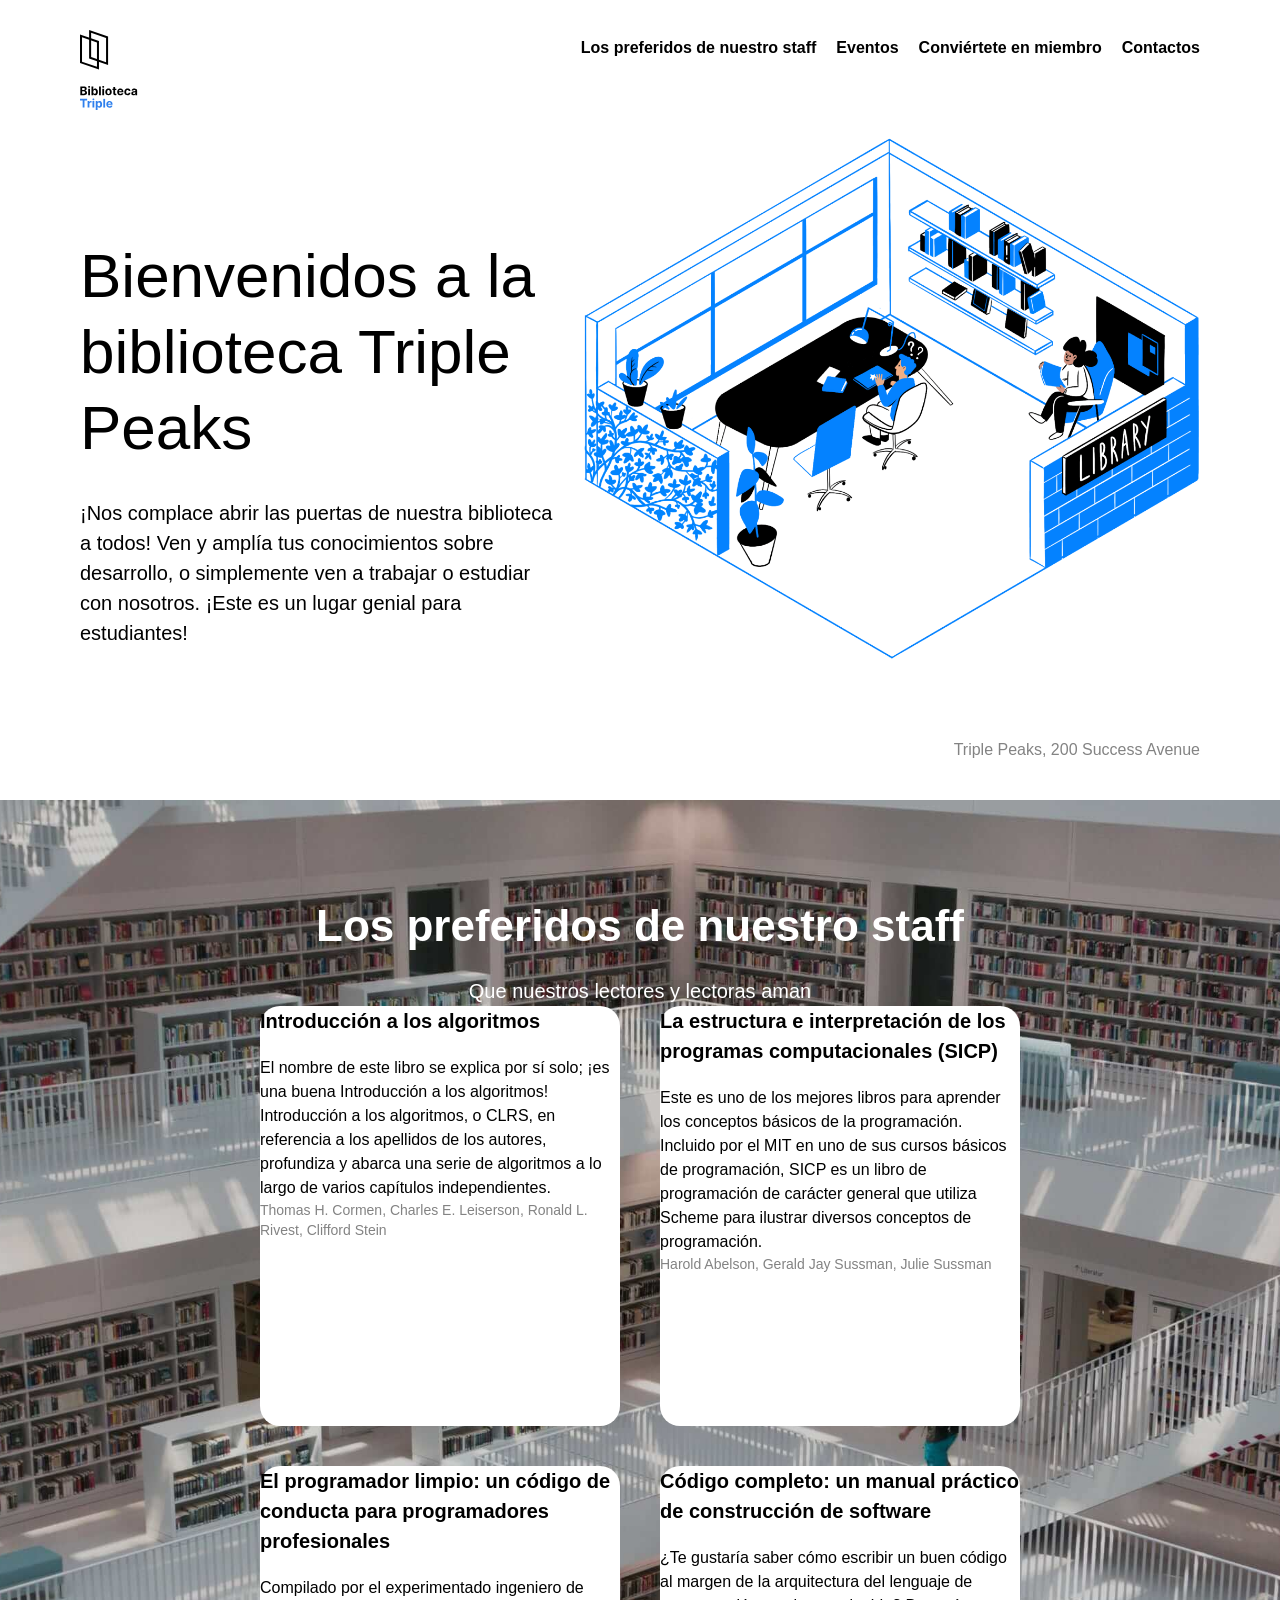
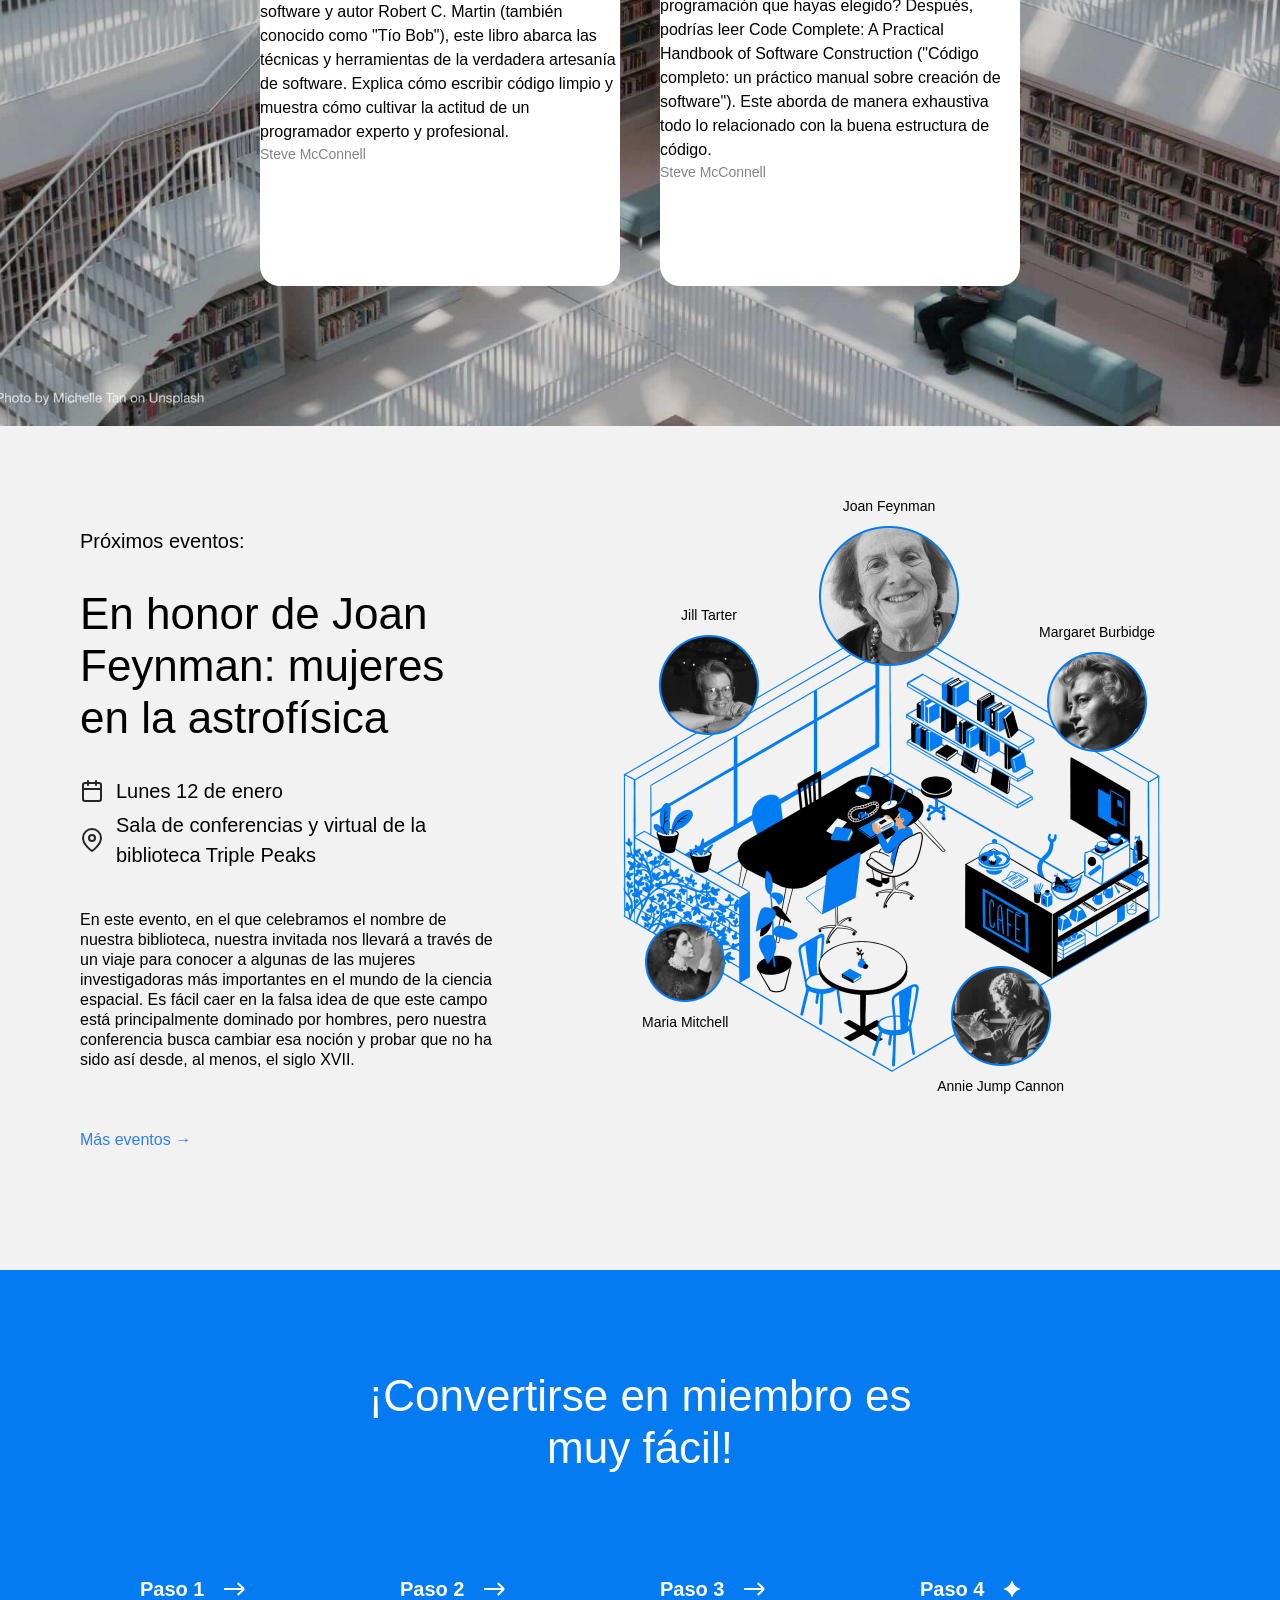
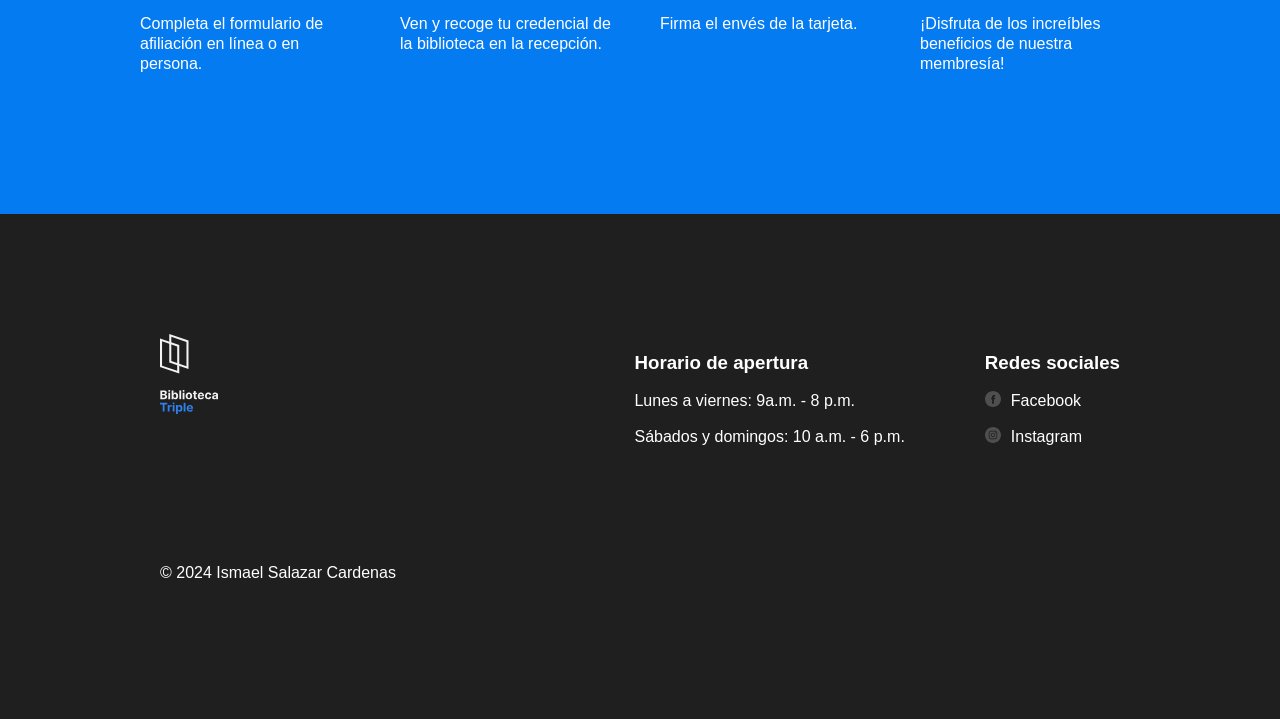
<file: index.html>
<!doctype html>
<html lang="es">
  <head>
    <meta charset="UTF-8" />
    <meta name="viewport" content="width=device-width, initial-scale=1.0" />
    <title>Biblioteca Triple Peaks</title>
    <link rel="shortcut icon" href="favicon.ico" />
    <link rel="stylesheet" href="./vendor/normalize.css" />
    <link rel="stylesheet" href="./styles/style.css" />
  </head>
  <body>
    <div class="page">
      <header class="header">
        <nav class="nav">
          <img
            src="./images/logo.svg"
            alt="Logotipo de la Biblioteca Triple Peaks"
            class="nav__logo"
          />

          <ul class="nav__links">
            <li>
              <a href="#staff" class="nav__link"
                >Los preferidos de nuestro staff</a
              >
            </li>
            <li>
              <a href="#events" class="nav__link">Eventos</a>
            </li>
            <li>
              <a href="#membership" class="nav__link">Conviértete en miembro</a>
            </li>
            <li>
              <a href="#footer" class="nav__link">Contactos</a>
            </li>
          </ul>
        </nav>
        <div class="header__content">
          <div>
            <h1 class="header__title">
              Bienvenidos a la biblioteca Triple Peaks
            </h1>
            <p class="header__description">
              ¡Nos complace abrir las puertas de nuestra biblioteca a todos! Ven
              y amplía tus conocimientos sobre desarrollo, o simplemente ven a
              trabajar o estudiar con nosotros. ¡Este es un lugar genial para
              estudiantes!
            </p>
          </div>
          <img
            src="./images/inside_the_library.png"
            alt="Ilustración 'Dentro de la biblioteca'"
            class="header__image"
          />
        </div>
        <div class="header__footer">
          <p class="header__address">Triple Peaks, 200 Success Avenue</p>
        </div>
      </header>

      <main class="content">
        <section class="staff" id="staff">
          <h2 class="staff__title">Los preferidos de nuestro staff</h2>
          <p class="staff__subtitle">Que nuestros lectores y lectoras aman</p>
          <ul class="staff__cards">
            <li class="card">
              <div class="card__content">
                <h3 class="card__title">Introducción a los algoritmos</h3>
                <p class="card__text">
                  El nombre de este libro se explica por sí solo; ¡es una buena
                  Introducción a los algoritmos! Introducción a los algoritmos,
                  o CLRS, en referencia a los apellidos de los autores,
                  profundiza y abarca una serie de algoritmos a lo largo de
                  varios capítulos independientes.
                </p>
                <p class="card__footer">
                  Thomas H. Cormen, Charles E. Leiserson, Ronald L. Rivest,
                  Clifford Stein
                </p>
              </div>
            </li>

            <li class="card">
              <div class="card__content">
                <h3 class="card__title">
                  La estructura e interpretación de los programas
                  computacionales (SICP)
                </h3>
                <p class="card__text">
                  Este es uno de los mejores libros para aprender los conceptos
                  básicos de la programación. Incluido por el MIT en uno de sus
                  cursos básicos de programación, SICP es un libro de
                  programación de carácter general que utiliza Scheme para
                  ilustrar diversos conceptos de programación.
                </p>
                <p class="card__footer">
                  Harold Abelson, Gerald Jay Sussman, Julie Sussman
                </p>
              </div>
            </li>

            <li class="card">
              <div class="card__content">
                <h3 class="card__title">
                  El programador limpio: un código de conducta para
                  programadores profesionales
                </h3>
                <p class="card__text">
                  Compilado por el experimentado ingeniero de software y autor
                  Robert C. Martin (también conocido como "Tío Bob"), este libro
                  abarca las técnicas y herramientas de la verdadera artesanía
                  de software. Explica cómo escribir código limpio y muestra
                  cómo cultivar la actitud de un programador experto y
                  profesional.
                </p>
                <p class="card__footer">Steve McConnell</p>
              </div>
            </li>

            <li class="card">
              <div class="card__content">
                <h3 class="card__title">
                  Código completo: un manual práctico de construcción de
                  software
                </h3>
                <p class="card__text">
                  ¿Te gustaría saber cómo escribir un buen código al margen de
                  la arquitectura del lenguaje de programación que hayas
                  elegido? Después, podrías leer Code Complete: A Practical
                  Handbook of Software Construction ("Código completo: un
                  práctico manual sobre creación de software"). Este aborda de
                  manera exhaustiva todo lo relacionado con la buena estructura
                  de código.
                </p>
                <p class="card__footer">Steve McConnell</p>
              </div>
            </li>
          </ul>
        </section>
        <section class="events" id="events">
          <div class="events__content">
            <h2 class="events__heading">Próximos eventos:</h2>
            <h3 class="events__title">
              En honor de Joan Feynman: mujeres en la astrofísica
            </h3>
            <div class="event-info events__info-section">
              <div class="event-info__item">
                <img
                  src="./images/icon_calendar.svg"
                  alt="Calendar icon"
                  class="event-info__icon"
                />
                <p class="event-info__text">Lunes 12 de enero</p>
              </div>
              <div class="event-info__item">
                <img
                  src="./images/icon_pin.svg"
                  alt="Pin icon"
                  class="event-info__icon"
                />
                <p class="event-info__text">
                  Sala de conferencias y virtual de la biblioteca Triple Peaks
                </p>
              </div>
            </div>
            <p class="events__description">
              En este evento, en el que celebramos el nombre de nuestra
              biblioteca, nuestra invitada nos llevará a través de un viaje para
              conocer a algunas de las mujeres investigadoras más importantes en
              el mundo de la ciencia espacial. Es fácil caer en la falsa idea de
              que este campo está principalmente dominado por hombres, pero
              nuestra conferencia busca cambiar esa noción y probar que no ha
              sido así desde, al menos, el siglo XVII.
            </p>
            <a href="#" class="events__more">Más eventos &rarr;</a>
          </div>
          <div class="events__cover">
            <img class="events__image" src="./images/cafe.png" alt="cafe" />
            <div class="person person_name_feynman">
              <p class="person__caption">Joan Feynman</p>
              <img
                class="person__image person__image_size_l"
                src="./images/person_feynman.png"
                alt="Joan Feynman"
              />
            </div>
            <div class="person person_name_burbidge">
              <p class="person__caption">Margaret Burbidge</p>
              <img
                class="person__image person__image_size_m"
                src="./images/person_burbidge.png"
                alt="Margaret Burbidge"
              />
            </div>
            <div class="person person_name_cannon">
              <img
                class="person__image person__image_size_m"
                src="./images/person_cannon.png"
                alt="Annie Jump Cannon"
              />
              <p class="person__caption">Annie Jump Cannon</p>
            </div>
            <div class="person person_name_mitchell">
              <img
                class="person__image person__image_size_s"
                src="./images/person_mitchell.png"
                alt="Maria Mitchell"
              />
              <p class="person__caption">Maria Mitchell</p>
            </div>
            <div class="person person_name_tarter">
              <p class="person__caption">Jill Tarter</p>
              <img
                class="person__image person__image_size_m"
                src="./images/person_tarter.png"
                alt="Jill Tarter"
              />
            </div>
          </div>
        </section>
        <section class="membership" id="membership">
          <h2 class="membership__title">
            ¡Convertirse en miembro es muy fácil!
          </h2>
          <ul class="membership__steps">
            <li class="step">
              <h3 class="step__title">
                Paso 1
                <img
                  src="./images/icon_step_forward.svg"
                  alt="icon forward"
                  class="step__icon"
                />
              </h3>
              <p class="step__description">
                Completa el formulario de afiliación en línea o en persona.
              </p>
            </li>
            <li class="step">
              <h3 class="step__title">
                Paso 2
                <img
                  src="./images/icon_step_forward.svg"
                  alt="icon forward"
                  class="step__icon"
                />
              </h3>
              <p class="step__description">
                Ven y recoge tu credencial de la biblioteca en la recepción.
              </p>
            </li>
            <li class="step">
              <h3 class="step__title">
                Paso 3
                <img
                  src="./images/icon_step_forward.svg"
                  alt="icon forward"
                  class="step__icon"
                />
              </h3>
              <p class="step__description">Firma el envés de la tarjeta.</p>
            </li>
            <li class="step">
              <h3 class="step__title">
                Paso 4
                <img
                  src="./images/icon_step_finish.svg"
                  alt="icon finish"
                  class="step__icon"
                />
              </h3>
              <p class="step__description">
                ¡Disfruta de los increíbles beneficios de nuestra membresía!
              </p>
            </li>
          </ul>
        </section>
        <section class="footer"  id="footer">
        <div class="page">
        <footer class="footer" >
          <div class="footer__columns">
            <div class="footer__column">
              <img
              class="footer__logo"
              src="./images/logo_white.svg"
              alt="logo"
              />
            </div>
            <div class="footer__column footer__column_content_hours">
              <h3 class="footer__column-heading">Horario de apertura</h3>
              <ul class="footer__list">
                <li class="footer__list-item">
                  <a>Lunes a viernes: 9a.m. - 8 p.m. </a>
                </li>
                <li class="footer__list-item">
                  <a>Sábados y domingos: 10 a.m. - 6 p.m. </a>
                </li>
              </ul>
            </div>
            <div class="footer__column footer__column_content_social">
              <h3 class="footer__column-heading">Redes sociales</h3>
              <ul class="footer__list">
                <li class="footer__list-item">
                  
                  <a href="#" class="footer__column-link"><img
                    class="footer__social-icon"
                    src="./images/facebook_white.svg"
                    alt="Facebook"/>
                    Facebook </a>
                  </li>
                  <li class="footer__list-item">
                    
                    <a href="#" class="footer__column-link"> <img
                      class="footer__social-icon"
                      src="./images/instagram_white.svg"
                      alt="Instagram"
                      /> Instagram</a>
                    </li>
                  </ul>
                </div>
              </div>
              <p class="footer__copyright">© 2024 Ismael Salazar Cardenas</p>
          
              </div>
            </div>
          </footer>
          </div>
          </section>
      </main>
    </div>
  </body>
</html>
</file>
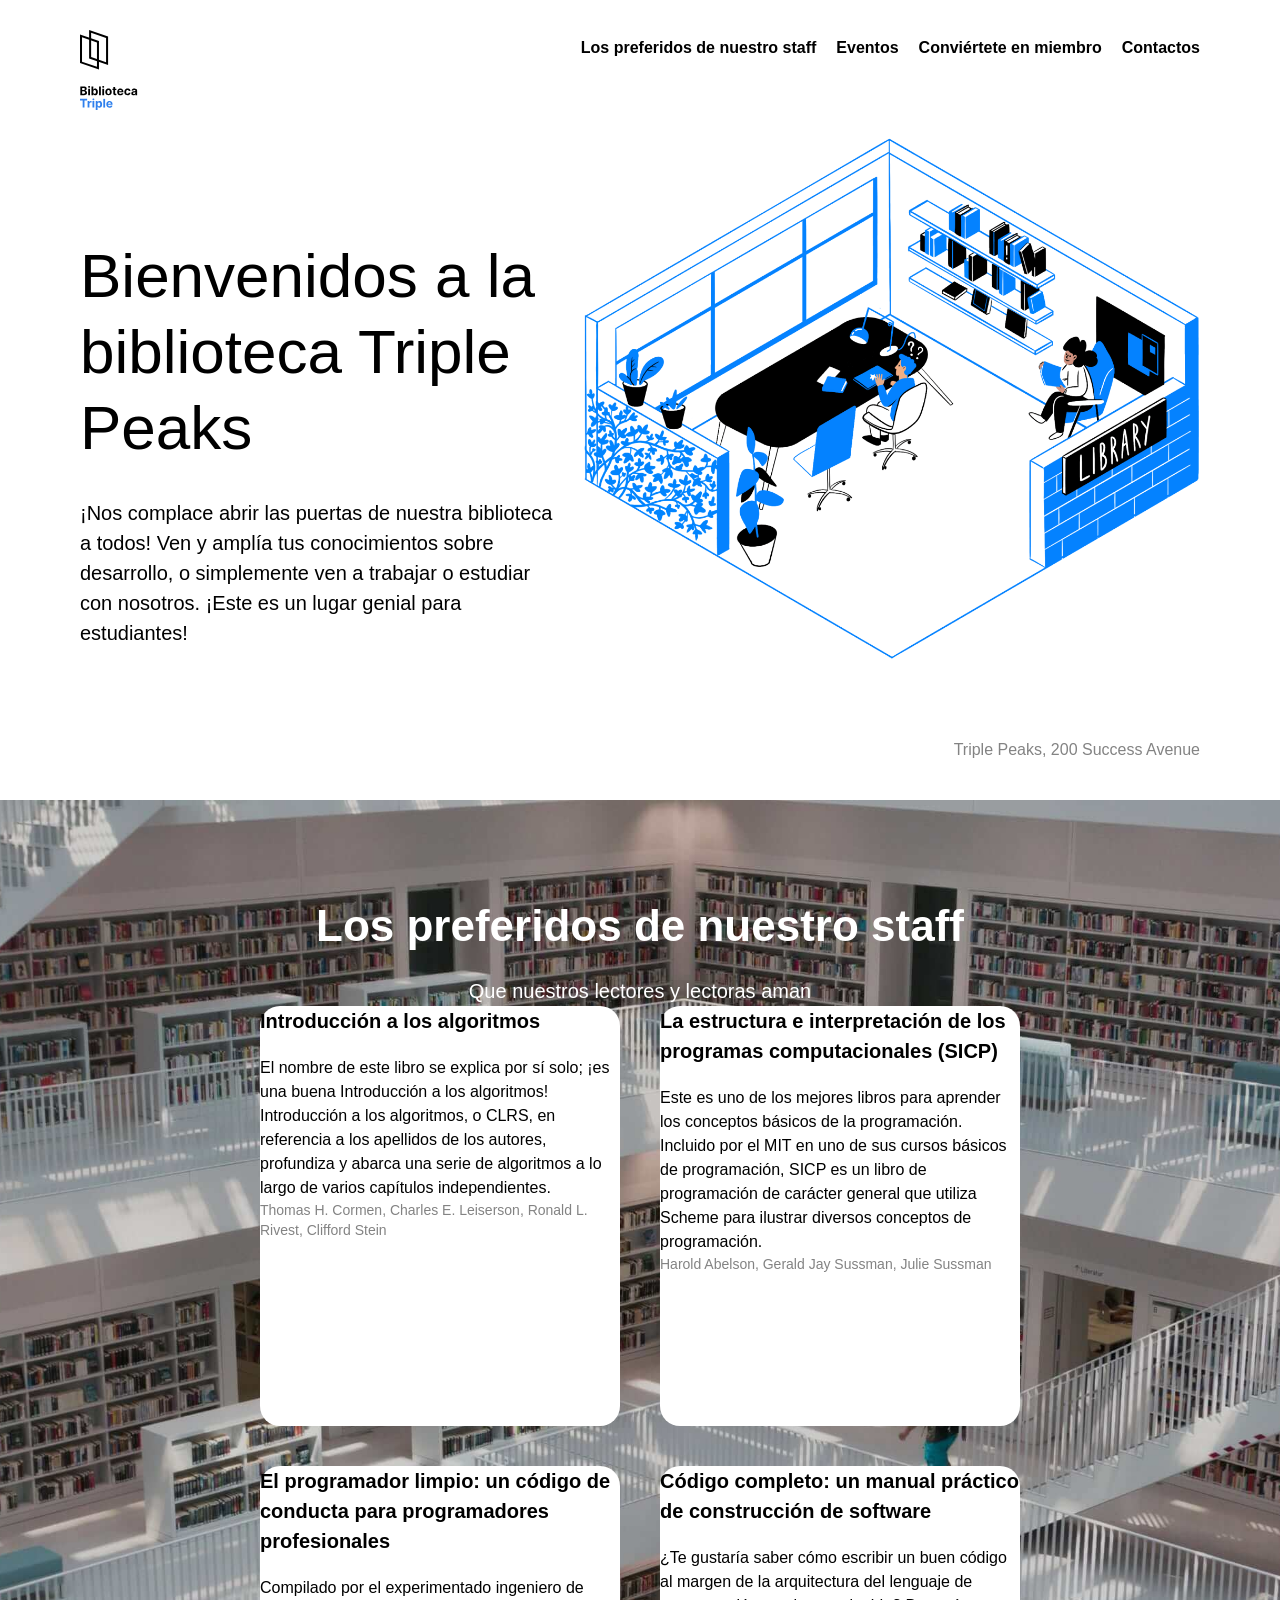
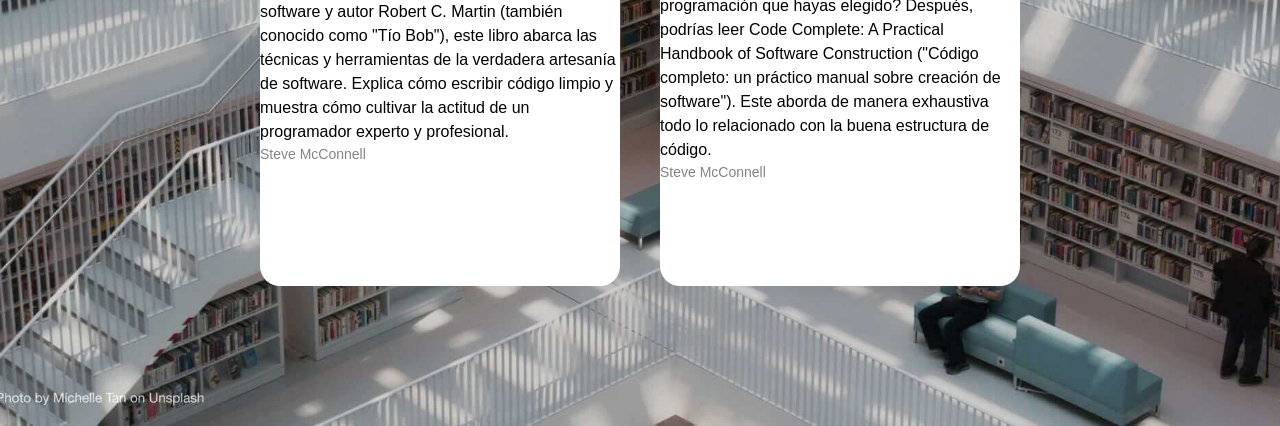
<file: web_project_library_es-main/index.html>
<!DOCTYPE html>
<html lang="es">
  <head>
    <meta charset="UTF-8" />
    <meta name="viewport" content="width=device-width, initial-scale=1.0" />
    <title>Biblioteca Triple Peaks</title>
    <link rel="shortcut icon" href="favicon.ico" />
    <link rel="stylesheet" href="./vendor/normalize.css" />
    <link rel="stylesheet" href="./styles/style.css" />
  </head>
  <body>
    <div class="page">
    <header class="header">
      <nav class="nav">
        <img
        src="./images/logo.svg"
          alt="Logotipo de la Biblioteca Triple Peaks"
          class="nav__logo"
        />

        <ul class="nav__links">
          <li>
            <a href="#staff" class="nav__link">Los preferidos de nuestro staff</a>
          </li>
          <li>
            <a class="nav__link">Eventos</a>
          </li>
          <li>
            <a class="nav__link">Conviértete en miembro</a>
          </li>
          <li>
            <a class="nav__link">Contactos</a>
          </li>
        </ul>

      </nav>
      <div class="header__content">
        <div>
          <h1 class="header__title">Bienvenidos a la biblioteca Triple Peaks</h1>
          <p class="header__description">
            ¡Nos complace abrir las puertas de nuestra biblioteca a todos! Ven y amplía
            tus conocimientos sobre desarrollo, o simplemente ven a trabajar o
            estudiar con nosotros. ¡Este es un lugar genial para estudiantes!
          </p>
          </div>
         <img
          src="./images/inside_the_library.png"
          alt="Ilustración 'Dentro de la biblioteca'"
          class="header__image"

        />

      </div>
      <div class="header__footer">
        <p class="header__address">Triple Peaks, 200 Success Avenue</p>
      </div>
    </header>

    <main class="content">
      <section class="staff" id="staff">
        <h2 class="staff__title">Los preferidos de nuestro staff</h2>
        <p class="staff__subtitle">Que nuestros lectores y lectoras aman</p>
        <ul class="staff__cards">
          <li class="card">
            <div class="card__content">
              <h3 class="card__title">Introducción a los algoritmos</h3>
              <p class="card__text">
                El nombre de este libro se explica por sí solo; ¡es una buena
                Introducción a los algoritmos! Introducción a los algoritmos, o CLRS,
                en referencia a los apellidos de los autores, profundiza y
                abarca una serie de algoritmos a lo largo de varios capítulos
                independientes.
              </p>
              <p class="card__footer">
                Thomas H. Cormen, Charles E. Leiserson, Ronald L. Rivest,
                Clifford Stein
              </p>
            </div>
          </li>

          <li class="card">
            <div class="card__content">
              <h3 class="card__title">
                La estructura e interpretación de los programas computacionales (SICP)
              </h3>
              <p class="card__text">
                Este es uno de los mejores libros para aprender los conceptos básicos de
                la programación. Incluido por el MIT en uno de sus cursos
                básicos de programación, SICP es un libro de programación de carácter general
                que utiliza Scheme para ilustrar diversos conceptos de programación.
              </p>
              <p class="card__footer">
                Harold Abelson, Gerald Jay Sussman, Julie Sussman
              </p>
            </div>
          </li>

          <li class="card">
            <div class="card__content">
              <h3 class="card__title">
                El programador limpio: un código de conducta para programadores profesionales
              </h3>
              <p class="card__text">
                Compilado por el experimentado ingeniero de software y autor Robert C.
                Martin (también conocido como "Tío Bob"), este libro abarca las
                técnicas y herramientas de la verdadera artesanía de software. Explica
                cómo escribir código limpio y muestra cómo cultivar la
                actitud de un programador experto y profesional.
              </p>
              <p class="card__footer">Steve McConnell</p>
            </div>
          </li>

          <li class="card">
            <div class="card__content">
              <h3 class="card__title">
                Código completo: un manual práctico de construcción de software
              </h3>
              <p class="card__text">
                ¿Te gustaría saber cómo escribir un buen código al margen de la
                arquitectura del lenguaje de programación que hayas elegido? Después,
                podrías leer Code Complete: A Practical Handbook of Software
                Construction ("Código completo: un práctico manual sobre creación de software"). Este aborda de manera exhaustiva todo lo relacionado con
                la buena estructura de código.
              </p>
              <p class="card__footer">Steve McConnell</p>
            </div>
          </li>
        </ul>
      </section>
    </main>
    </div>
  </body>
</html>
</file>
<file: styles/style.css>
.page {
  min-width: 1100px;
  max-width: 1600px;
  font-family: "Arial", sans-serif;
  font-size: 16px;
  line-height: 20px;
  width: 100%;
  margin: 0 auto;


}

.header {
  display: flex;
  flex-direction: column;
  height: 100vh;
  min-height: 720px;
  max-height: 800px;
  padding: 30px 80px 40px;
  position: relative;
  box-sizing: border-box;
}

.nav {
  display: flex;
  justify-content:space-between;
}

.nav__logo {

  width: 58px;
  height:80px;

}

.nav__links {
   display: flex;
   flex-direction: row;
  margin: 8px 0 0;
  list-style-type:none;
  column-gap: 20px;
  margin-top: 8px;
  padding: 0;

}

.nav__link {
  color: #000000;
  text-decoration: none;
  font-weight: bold;

}

.header__content {
  display: flex;
justify-content:space-between;


}

.header__title {
  font-size:62px;
 line-height:76px;
 font-weight:500;
 max-width: 635px;
 margin-bottom: 32px;
 margin-top: 128px;

}

.header__description {
  font-size: 20px;
  line-height: 30px;
  max-width: 515px;

}

.header__image {
max-width: 636px
}

.header__footer {
  margin-top: auto;
  width: 100%;
  display: flex;
  align-items: center;
  justify-content: flex-end;
  box-sizing: border-box;
}

.header__link {
  color: #2f80ed;
  text-decoration: none;
}

.header__address {
  margin: 0;
  color: #838383;
}
.staff{
background-image: url(../images/staff_picks_background.jpg);
background-position: center;
background-repeat: no-repeat;
background-size: cover;
 padding: 100px 0 140px;
}

.staff__cards{
  display: flex;
  flex-wrap: wrap;
  max-width: 760px;
  margin:0 auto 0 auto ;
  column-gap: 40px;
  row-gap: 40px;
  list-style-type: none;
  padding-left: 0px;
  border-radius: 20px;


}
.staff__title{
  text-align: center;
  color: #fff;
  font-size: 44px;
  line-height: 52px;
  font-weight: 400px;
  margin:0 0 24px;

}
.staff__subtitle{
  text-align: center;
  margin: 0;
  color: #fff;
  font-size: 20px;
  line-height: 30px;
  font-weight: 400;

}
.card{
  width: 360px;
  height: 420px;
  background-color: #fff;
  border-radius: 20px;

}
.card__title{
  font-size: 20px;
  line-height: 30px;
  font-weight: 700px;
  margin: 0;
}
.card__text{
 line-height: 24px;
 font-size: 16px;
 margin: 20px 0 0;


}
.card__footer{
  font-size: 14px;
  margin: 0;
  line-height: 20px;
  color: #838383;
}
.card__content {
   font-size: 14px;
  margin: 0;
  
}
.events {
  padding: 100px 0 120px 80px;
  display: flex;
  align-items: start;
  justify-content: space-between;
  box-sizing: border-box;
  background-color: #f2f2f2;
}

.events__content {
  flex-basis: 580px;
}

.events__heading {
  font-size: 20px;
  font-weight: 500;
  line-height: 30px;
  margin: 0;
}

.events__title {
  font-size: 44px;
  font-weight: 500;
  line-height: 52px;
  margin: 32px 0 0;
}

.events__info-section {
  margin-top: 32px;
}

.event-info__item {
  display: flex;
  align-items: center;
  margin-bottom: 4px;
  font-weight: 500;
}

.event-info__icon {
  background-repeat: no-repeat;
  background-position: center;
  margin-right: 12px;
  width: 24px;
  height: 24px;
}

.event-info__text {
  font-size: 20px;
  font-weight: 500;
  line-height: 30px;
  margin: 0;
}

.events__description {
  margin: 40px 0 60px;
}

.events__more {
  color: #2f80ed;
  text-decoration: none;
}

.events__cover {
  flex-grow: 1;
  flex-shrink: 0;
  flex-basis: 780px;
  max-width: 780px;
  position: relative ;
}

.events__image {
   max-width: 100%;
}


.person {
  position: absolute;
  display: flex;
  align-items: center;
  flex-direction: column;
  gap: 10px;
}

.person_name_feynman {
  top: -30px;
  left: 319px;
  
}

.person_name_burbidge {
  top: 96px;
  right: 125px;
}

.person_name_cannon {

  bottom: 18px;
  right: 216px;
}

.person_name_mitchell {

 bottom: 82px;
 left: 142px;
}

.person_name_tarter {
  top: 79px;
  left: 159px;
}

.person__image {
   max-width: 100%;
}

.person__image_size_l {
   width: 140px; 
}

.person__image_size_m {
   width: 100px; 
}

.person__image_size_s {
   width: 80px;
}

.person__caption {
  text-align: center;
  font-size: 14px;
  margin: 0; 
}
.membership {
  padding: 100px 0 140px;
  background-color: #057bf2;
  color: #ffffff;
}

.membership__title {
  max-width: 574px;
  margin: 0 auto;
  text-align: center;
  font-size: 44px;
  font-weight: 500;
  line-height: 52px;
}

.membership__steps {
  list-style-type: none;
  padding: 0;
  margin: 100px 0 0;
 display: flex;
 gap: 40px;
 justify-content: center;
 
}

.step {
  flex-basis: 220px;
}

.step__title {
  margin: 0;
  font-size: 20px;
  line-height: 30px;
  font-weight: 700;
  display: flex;
  align-items: center;
}

.step__icon {
  margin-left: 20px;
}

.step__description {
  margin: 10px 0 0;
}

.footer {
  box-sizing: border-box;
  background-color: #1f1f1f;
  color: #fff;
  padding: 60px 80px;
}

.footer__columns {
 
 margin: 0 auto;
 display: flex;
 

}
.footer__column {

}

.footer__column_content_hours {
 margin-left: auto;
 margin-right: 80px;
}

.footer__column_content_social {
  flex-direction: column;

}

.footer__logo {
  width: 58px;
  height: 80px;
}

.footer__column-heading {
 
}

.footer__list {

  list-style-type: none;
  padding: 0;
  margin: 0;

}

.footer__list-item {
  font-size: 16px;
  line-height: 20px;
  margin-bottom: 16px;
}

.footer__column-link {
  color: white;
  text-decoration: none;
  display: flex;
  gap: 10px;
}

.footer__social-icon {
  width: 16px;
  height: 16px;
  
 
}

.footer__copyright {

 margin-top: 100px;

}
</file>
<file: web_project_library_es-main/styles/style.css>
.page {
  min-width: 1100px;
  max-width: 1600px;
  font-family: "Arial", sans-serif;
  font-size: 16px;
  line-height: 20px;
  width: 100%;
  margin: 0 auto;


}

.header {
  display: flex;
  flex-direction: column;
  height: 100vh;
  min-height: 720px;
  max-height: 800px;
  padding: 30px 80px 40px;
  position: relative;
  box-sizing: border-box;
}

.nav {
  display: flex;
  justify-content:space-between;
}

.nav__logo {

  width: 58px;
  height:80px;

}

.nav__links {
   display: flex;
   flex-direction: row;
  margin: 8px 0 0;
  list-style-type:none;
  column-gap: 20px;
  margin-top: 8px;
  padding: 0;

}

.nav__link {
  color: #000000;
  text-decoration: none;
  font-weight: bold;

}

.header__content {
  display: flex;
justify-content:space-between;


}

.header__title {
  font-size:62px;
 line-height:76px;
 font-weight:500;
 max-width: 635px;
 margin-bottom: 32px;
 margin-top: 128px;

}

.header__description {
  font-size: 20px;
  line-height: 30px;
  max-width: 515px;

}

.header__image {
max-width: 636px
}

.header__footer {
  margin-top: auto;
  width: 100%;
  display: flex;
  align-items: center;
  justify-content: flex-end;
  box-sizing: border-box;
}

.header__link {
  color: #2f80ed;
  text-decoration: none;
}

.header__address {
  margin: 0;
  color: #838383;
}
.staff{
background-image: url(../images/staff_picks_background.jpg);
background-position: center;
background-repeat: no-repeat;
background-size: cover;
 padding: 100px 0 140px;
}

.staff__cards{
  display: flex;
  flex-wrap: wrap;
  max-width: 760px;
  margin:0 auto 0 auto ;
  column-gap: 40px;
  row-gap: 40px;
  list-style-type: none;
  padding-left: 0px;
  border-radius: 20px;


}
.staff__title{
  text-align: center;
  color: #fff;
  font-size: 44px;
  line-height: 52px;
  font-weight: 400px;
  margin:0 0 24px;

}
.staff__subtitle{
  text-align: center;
  margin: 0;
  color: #fff;
  font-size: 20px;
  line-height: 30px;
  font-weight: 400;

}
.card{
  width: 360px;
  height: 420px;
  background-color: #fff;
  border-radius: 20px;

}
.card__title{
  font-size: 20px;
  line-height: 30px;
  font-weight: 700px;
  margin: 0;
}
.card__text{
 line-height: 24px;
 font-size: 16px;
 margin: 20px 0 0;


}
.card__footer{
  font-size: 14px;
  margin: 0;
  line-height: 20px;
  color: #838383;

}
</file>
